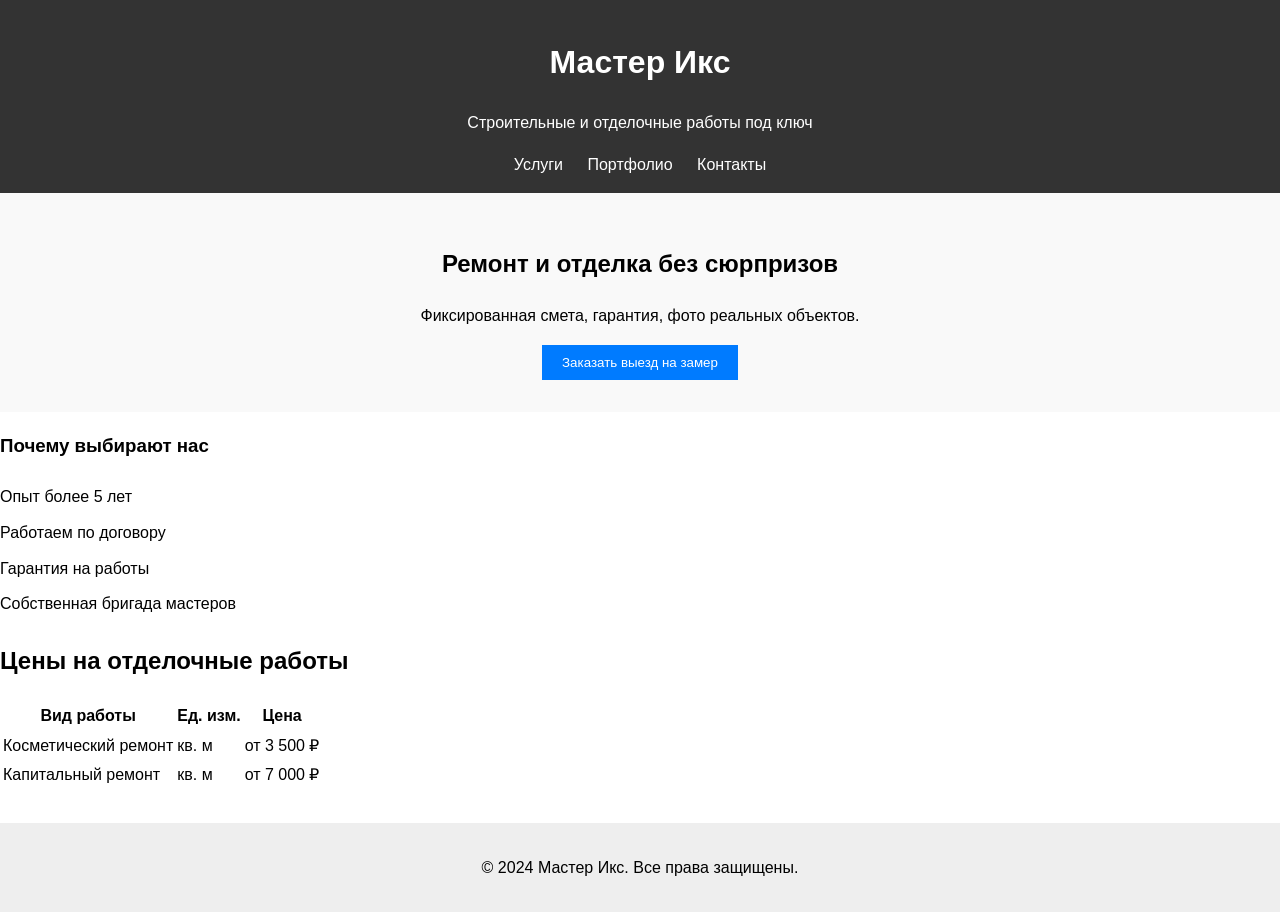
<file: index.html>
<!DOCTYPE html>
<html lang="ru">
<head>
  <meta charset="UTF-8" />
  <meta name="viewport" content="width=device-width, initial-scale=1.0"/>
  <title>Мастер Икс — строительные и отделочные работы</title>
  <link rel="stylesheet" href="css/style.css" />
</head>
<body>
  <header>
    <h1>Мастер Икс</h1>
    <p>Строительные и отделочные работы под ключ</p>

  <nav>
    <a href="services.html">Услуги</a>
    <a href="portfolio.html">Портфолио</a>
    <a href="#contacts">Контакты</a>
</nav>

  
  </header>

  <main>
    <section class="hero">
      <h2>Ремонт и отделка без сюрпризов</h2>
      <p>Фиксированная смета, гарантия, фото реальных объектов.</p>
      <button onclick="location.href='contacts.html'">Заказать выезд на замер</button>
    </section>

    <section class="features">
      <h3>Почему выбирают нас</h3>

      <ul>
        <li>Опыт более 5 лет</li>
        <li>Работаем по договору</li>
        <li>Гарантия на работы</li>
        <li>Собственная бригада мастеров</li>
      </ul>
    </section>
<section class="prices-section">
    <h2>Цены на отделочные работы</h2>
    <table class="price-table">
        <thead>
            <tr>
                <th>Вид работы</th>
                <th>Ед. изм.</th>
                <th>Цена</th>
            </tr>
        </thead>
        <tbody>
            <tr>
                <td>Косметический ремонт</td>
                <td>кв. м</td>
                <td>от 3 500 ₽</td>
            </tr>
            <tr>
                <td>Капитальный ремонт</td>
                <td>кв. м</td>
                <td>от 7 000 ₽</td>
            </tr>
        </tbody>
    </table>
</section>

  </main>

  <footer>
    <p>&copy; 2024 Мастер Икс. Все права защищены.</p>
  </footer>
</body>
</html>
</file>
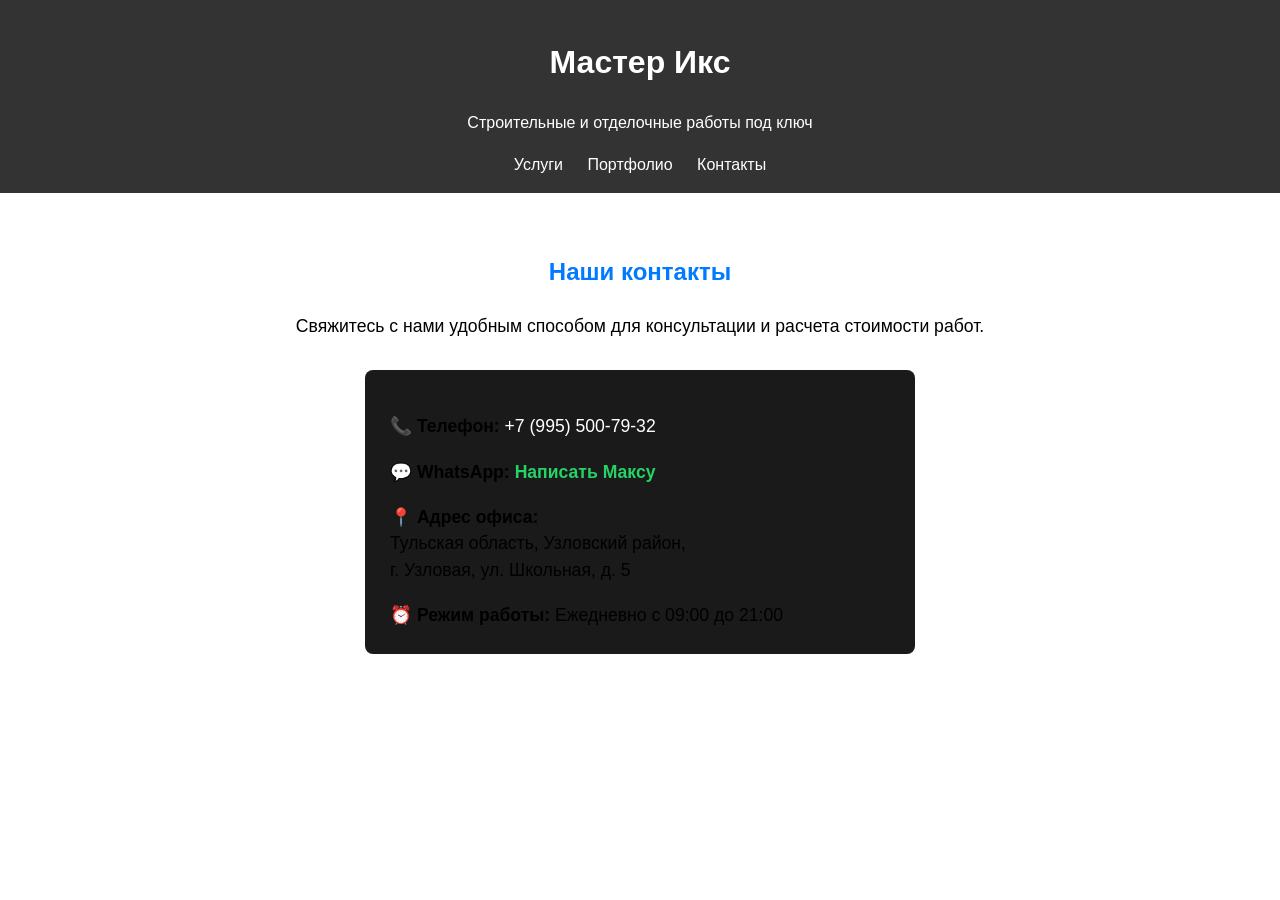
<file: contacts.html>
<!DOCTYPE html>
<html lang="ru">
<head>
  <meta charset="UTF-8" />
  <meta name="viewport" content="width=device-width, initial-scale=1.0"/>
  <title>Мастер Икс — строительные и отделочные работы</title>
  <link rel="stylesheet" href="css/style.css" />
</head>
<body>
  <header>
    <h1>Мастер Икс</h1>
    <p>Строительные и отделочные работы под ключ</p>

  <nav>
    <a href="services.html">Услуги</a>
    <a href="portfolio.html">Портфолио</a>
    <a href="#contacts">Контакты</a>
</nav>

  
  </header>

     <section class="contacts-section" style="padding: 40px 20px; text-align: center;">
   <main>
     <h2 style="color: #007bff; margin-bottom: 20px;">Наши контакты</h2>
        <p style="margin-bottom: 30px; font-size: 1.1rem;">Свяжитесь с нами удобным способом для консультации и расчета стоимости работ.</p>
        
        <div class="contact-info" style="max-width: 500px; margin: 0 auto; text-align: left; background: #1a1a1a; padding: 25px; border-radius: 8px;">
            <p style="margin-bottom: 15px; font-size: 1.1rem;">
                <strong>📞 Телефон:</strong> <a href="tel:+79955007932" style="color: #fff; text-decoration: none;">+7 (995) 500-79-32</a>
            </p>
            <p style="margin-bottom: 15px; font-size: 1.1rem;">
                <strong>💬 WhatsApp:</strong> <a href="https://wa.me" target="_blank" style="color: #25D366; text-decoration: none; font-weight: bold;">Написать Максу</a>
            </p>
            <p style="margin-bottom: 15px; font-size: 1.1rem; line-height: 1.5;">
                <strong>📍 Адрес офиса:</strong><br>
                Тульская область, Узловский район,<br>
                г. Узловая, ул. Школьная, д. 5
            </p>
            <p style="margin-bottom: 0; font-size: 1.1rem;">
                <strong>⏰ Режим работы:</strong> Ежедневно с 09:00 до 21:00
            </p>
        </div>
    </section>
<main>

  </footer>
</body>
</html>
</file>
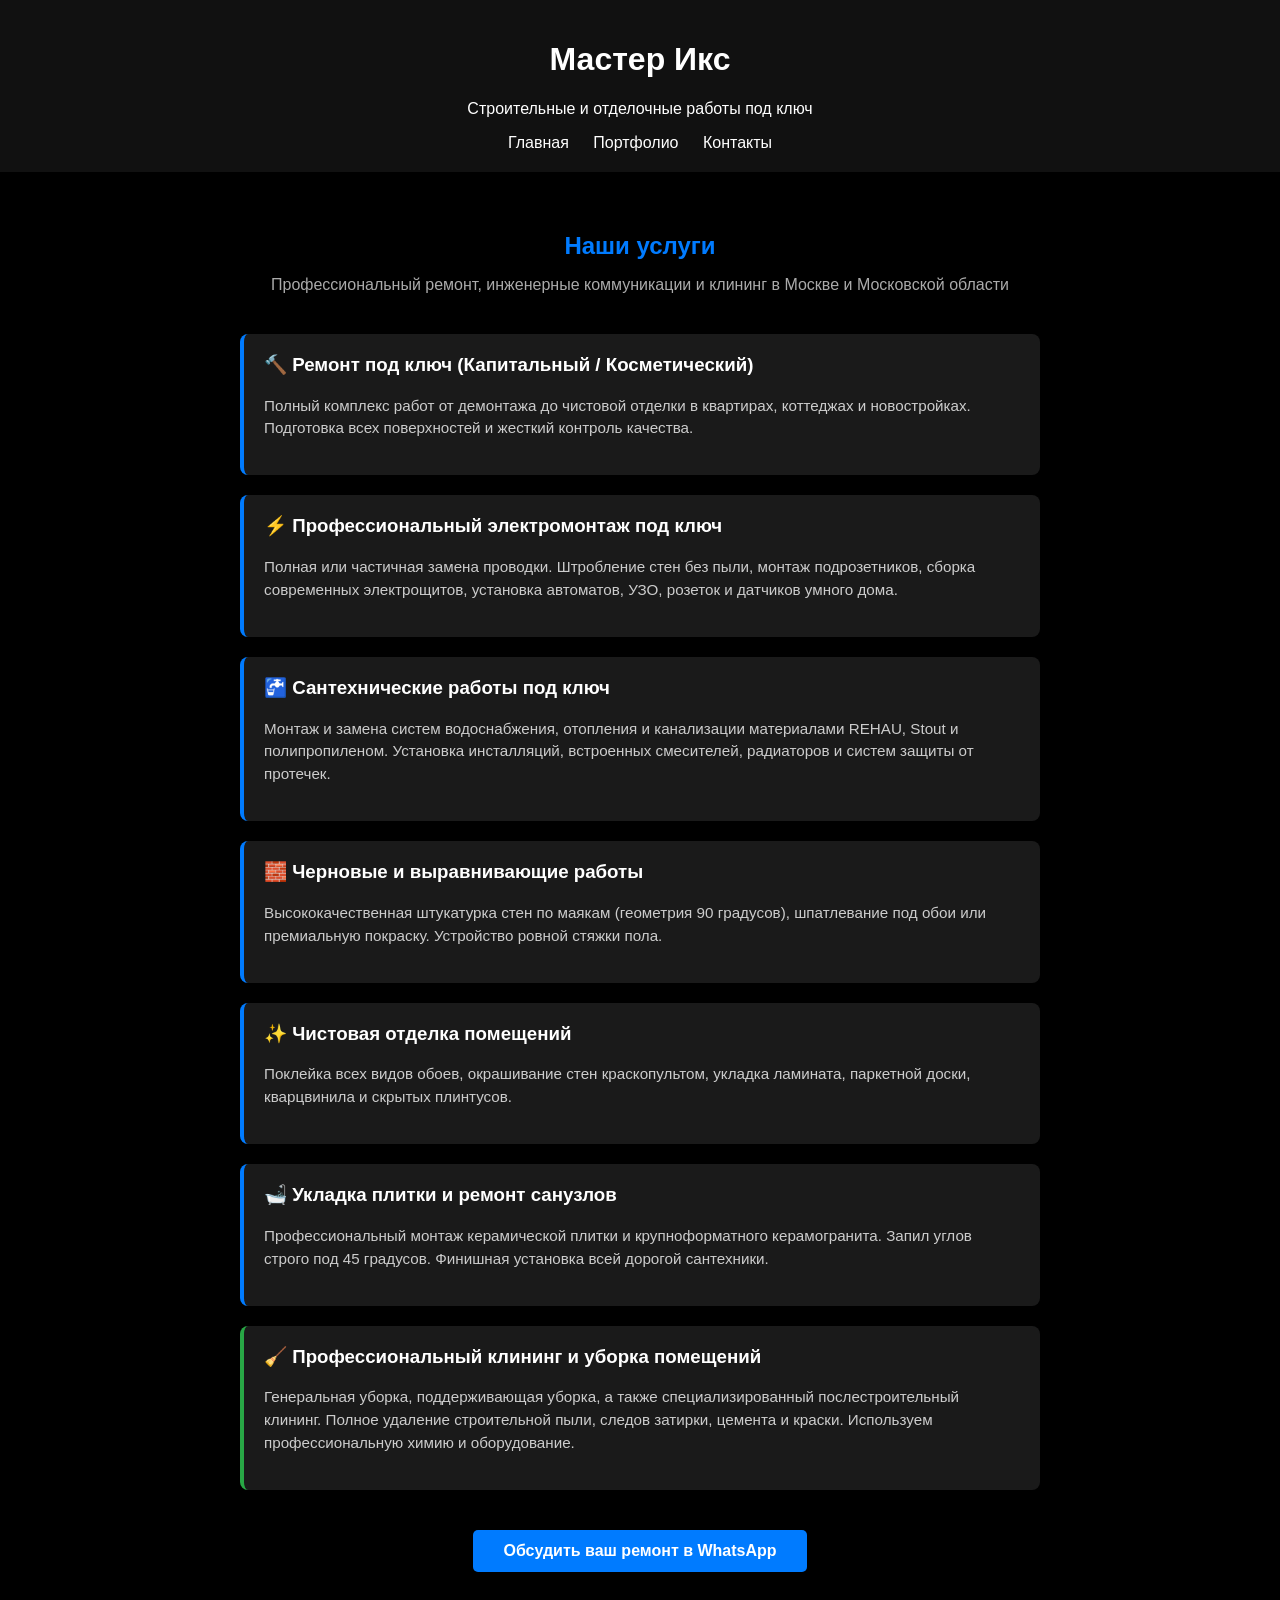
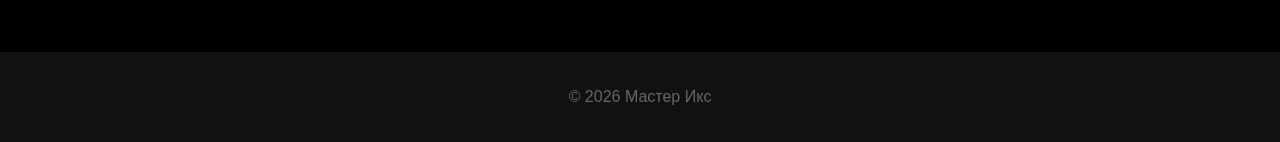
<file: services.html>
<!DOCTYPE html>
<html lang="ru">
<head>
    <meta charset="UTF-8">
    <meta name="viewport" content="width=device-width, initial-scale=1.0">
    <title>Услуги — Мастер Икс</title>
</head>
<body style="background: #000; color: #fff; font-family: sans-serif; margin: 0; padding: 0;">

    <header style="text-align: center; padding: 20px; background: #111;">
        <h1>Мастер Икс</h1>
        <p>Строительные и отделочные работы под ключ</p>
        <nav style="margin-top: 15px;">
            <a href="index.html" style="color: #fff; margin: 0 10px; text-decoration: none;">Главная</a>
            <a href="portfolio.html" style="color: #fff; margin: 0 10px; text-decoration: none;">Портфолио</a>
            <a href="contacts.html" style="color: #fff; margin: 0 10px; text-decoration: none;">Контакты</a>
        </nav>
    </header>

    <main>
        <section style="padding: 40px 20px; text-align: center;">
            <h2 style="color: #007bff; margin-bottom: 10px;">Наши услуги</h2>
            <p style="margin-bottom: 40px; color: #aaa;">Профессиональный ремонт, инженерные коммуникации и клининг в Москве и Московской области</p>
            
            <div style="max-width: 800px; margin: 0 auto; display: flex; flex-direction: column; gap: 20px;">
                
                <div style="background: #1a1a1a; padding: 20px; border-radius: 8px; text-align: left; border-left: 4px solid #007bff;">
                    <h3 style="margin-top: 0; color: #fff;">🔨 Ремонт под ключ (Капитальный / Косметический)</h3>
                    <p style="color: #ccc; line-height: 1.5; font-size: 0.95rem;">Полный комплекс работ от демонтажа до чистовой отделки в квартирах, коттеджах и новостройках. Подготовка всех поверхностей и жесткий контроль качества.</p>
                </div>

                <div style="background: #1a1a1a; padding: 20px; border-radius: 8px; text-align: left; border-left: 4px solid #007bff;">
                    <h3 style="margin-top: 0; color: #fff;">⚡ Профессиональный электромонтаж под ключ</h3>
                    <p style="color: #ccc; line-height: 1.5; font-size: 0.95rem;">Полная или частичная замена проводки. Штробление стен без пыли, монтаж подрозетников, сборка современных электрощитов, установка автоматов, УЗО, розеток и датчиков умного дома.</p>
                </div>

                <div style="background: #1a1a1a; padding: 20px; border-radius: 8px; text-align: left; border-left: 4px solid #007bff;">
                    <h3 style="margin-top: 0; color: #fff;">🚰 Сантехнические работы под ключ</h3>
                    <p style="color: #ccc; line-height: 1.5; font-size: 0.95rem;">Монтаж и замена систем водоснабжения, отопления и канализации материалами REHAU, Stout и полипропиленом. Установка инсталляций, встроенных смесителей, радиаторов и систем защиты от протечек.</p>
                </div>

                <div style="background: #1a1a1a; padding: 20px; border-radius: 8px; text-align: left; border-left: 4px solid #007bff;">
                    <h3 style="margin-top: 0; color: #fff;">🧱 Черновые и выравнивающие работы</h3>
                    <p style="color: #ccc; line-height: 1.5; font-size: 0.95rem;">Высококачественная штукатурка стен по маякам (геометрия 90 градусов), шпатлевание под обои или премиальную покраску. Устройство ровной стяжки пола.</p>
                </div>

                <div style="background: #1a1a1a; padding: 20px; border-radius: 8px; text-align: left; border-left: 4px solid #007bff;">
                    <h3 style="margin-top: 0; color: #fff;">✨ Чистовая отделка помещений</h3>
                    <p style="color: #ccc; line-height: 1.5; font-size: 0.95rem;">Поклейка всех видов обоев, окрашивание стен краскопультом, укладка ламината, паркетной доски, кварцвинила и скрытых плинтусов.</p>
                </div>

                <div style="background: #1a1a1a; padding: 20px; border-radius: 8px; text-align: left; border-left: 4px solid #007bff;">
                    <h3 style="margin-top: 0; color: #fff;">🛁 Укладка плитки и ремонт санузлов</h3>
                    <p style="color: #ccc; line-height: 1.5; font-size: 0.95rem;">Профессиональный монтаж керамической плитки и крупноформатного керамогранита. Запил углов строго под 45 градусов. Финишная установка всей дорогой сантехники.</p>
                </div>

                <!-- Новый блок: Клининг -->
                <div style="background: #1a1a1a; padding: 20px; border-radius: 8px; text-align: left; border-left: 4px solid #28a745;">
                    <h3 style="margin-top: 0; color: #fff;">🧹 Профессиональный клининг и уборка помещений</h3>
                    <p style="color: #ccc; line-height: 1.5; font-size: 0.95rem;">Генеральная уборка, поддерживающая уборка, а также специализированный послестроительный клининг. Полное удаление строительной пыли, следов затирки, цемента и краски. Используем профессиональную химию и оборудование.</p>
                </div>

            </div>

            <div style="margin-top: 40px;">
                <a href="https://wa.me" target="_blank" style="display: inline-block; background: #007bff; color: #fff; padding: 12px 30px; text-decoration: none; border-radius: 5px; font-weight: bold;">Обсудить ваш ремонт в WhatsApp</a>
            </div>
        </section>
    </main>

    <footer style="text-align: center; padding: 20px; background: #111; color: #666; margin-top: 40px;">
        <p>&copy; 2026 Мастер Икс</p>
    </footer>

</body>
</html>
</file>
<file: css/style.css>
body { font-family: Arial, sans-serif; margin: 0; padding: 0; line-height: 1.6; }
header { background: #333; color: #fff; padding: 1rem; text-align: center; }
nav a { color: #fff; margin: 0 10px; text-decoration: none; }
.hero { padding: 2rem; text-align: center; background: #f9f9f9; }
button { padding: 10px 20px; background: #007bff; color: white; border: none; cursor: pointer; }
ul { list-style-type: none; padding: 0; }
li { padding: 5px 0; }
footer { text-align: center; padding: 1rem; margin-top: 2rem; background: #eee; }
</file>
